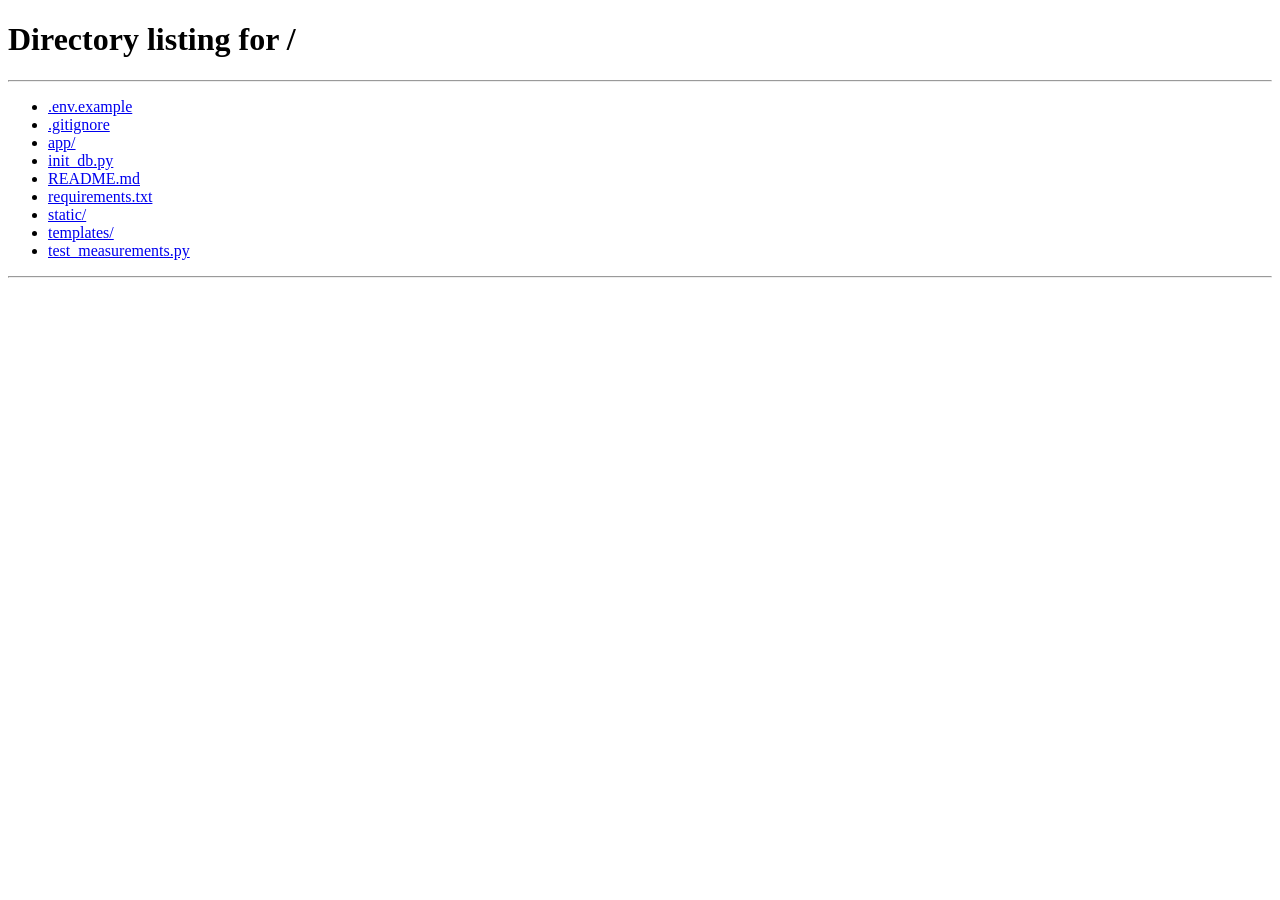
<file: templates/index.html>
<!DOCTYPE html>
<html lang="en">
<head>
    <meta charset="UTF-8">
    <meta name="viewport" content="width=device-width, initial-scale=1.0">
    <title>Body Measurement from Photos | AI-Powered Sizing</title>
    <meta name="description" content="Get accurate body measurements from photos using advanced computer vision and AI">
    <link rel="stylesheet" href="/static/css/styles.css">
    <link rel="preconnect" href="https://fonts.googleapis.com">
    <link rel="preconnect" href="https://fonts.gstatic.com" crossorigin>
    <link href="https://fonts.googleapis.com/css2?family=Inter:wght@400;500;600;700&display=swap" rel="stylesheet">
</head>
<body>
    <!-- Background gradient -->
    <div class="gradient-bg"></div>
    
    <!-- Navbar -->
    <nav class="navbar glass-card">
        <div class="nav-content">
            <div class="nav-logo">
                <svg width="32" height="32" viewBox="0 0 32 32" fill="none" xmlns="http://www.w3.org/2000/svg">
                    <rect width="32" height="32" rx="8" fill="url(#gradient)"/>
                    <path d="M16 8C14.9 8 14 8.9 14 10C14 11.1 14.9 12 16 12C17.1 12 18 11.1 18 10C18 8.9 17.1 8 16 8ZM12 24V13H10V26H14V18H18V26H22V13H20V24H12Z" fill="white"/>
                    <defs>
                        <linearGradient id="gradient" x1="0" y1="0" x2="32" y2="32">
                            <stop stop-color="#8B5CF6"/>
                            <stop offset="1" stop-color="#EC4899"/>
                        </linearGradient>
                    </defs>
                </svg>
                <h1>Body Metrics</h1>
            </div>
            
            <div class="nav-links">
                <a href="#" class="nav-link active">Home</a>
                <a href="#how-it-works" class="nav-link">How It Works</a>
                <a href="#historySection" class="nav-link">History</a>
            </div>

            <div class="nav-actions">
                <span class="user-welcome">Welcome, <span id="userInfo">User</span></span>
                <button class="logout-btn" onclick="logout()">
                    <svg width="18" height="18" viewBox="0 0 24 24" fill="none" stroke="currentColor">
                        <path stroke-linecap="round" stroke-linejoin="round" stroke-width="2" d="M17 16l4-4m0 0l-4-4m4 4H7m6 4v1a3 3 0 01-3 3H6a3 3 0 01-3-3V7a3 3 0 013-3h4a3 3 0 013 3v1"/>
                    </svg>
                    Logout
                </button>
            </div>
        </div>
    </nav>

    <!-- Main container -->
    <div class="container">
        <!-- Hero Section (formerly header) -->
        <header class="hero-section">
            <p class="tagline">AI-Powered Body Measurements</p>
        </header>

        <!-- Instructions -->
        <section class="instructions glass-card" id="how-it-works">
            <h2>📸 How It Works</h2>
            <div class="steps-grid">
                <a href="#step-1" class="step-link">
                    <div class="step">
                        <div class="step-number">1</div>
                        <h3>Upload Photos</h3>
                        <p>Front and side view (optional)</p>
                    </div>
                </a>
                <a href="#step-2" class="step-link">
                    <div class="step">
                        <div class="step-number">2</div>
                        <h3>Enter Height</h3>
                        <p>For accurate calibration</p>
                    </div>
                </a>
                <a href="#resultsSection" class="step-link">
                    <div class="step">
                        <div class="step-number">3</div>
                        <h3>Get Measurements</h3>
                        <p>Instant AI analysis</p>
                    </div>
                </a>
            </div>
        </section>

        <!-- Upload section -->
        <section class="upload-section" id="step-1">
            <div class="upload-grid">
                <!-- Front view upload -->
                <div class="upload-card glass-card">
                    <div class="upload-label">
                        <span class="required">*</span> Front View
                    </div>
                    <div class="upload-dropzone" id="frontDropzone">
                        <input type="file" id="frontInput" accept="image/jpeg,image/jpg,image/png" hidden>
                        <div class="upload-placeholder" id="frontPlaceholder">
                            <svg width="48" height="48" viewBox="0 0 24 24" fill="none" stroke="currentColor">
                                <path stroke-linecap="round" stroke-linejoin="round" stroke-width="2" d="M12 4v16m8-8H4"/>
                            </svg>
                            <p>Click or drag image</p>
                            <span>JPEG, PNG (max 10MB)</span>
                        </div>
                        <img id="frontPreview" class="preview-image" style="display: none;">
                        <button class="remove-btn" id="frontRemove" style="display: none;">×</button>
                    </div>
                </div>

                <!-- Side view upload -->
                <div class="upload-card glass-card">
                    <div class="upload-label">
                        Side View <span class="optional">(optional)</span>
                    </div>
                    <div class="upload-dropzone" id="sideDropzone">
                        <input type="file" id="sideInput" accept="image/jpeg,image/jpg,image/png" hidden>
                        <div class="upload-placeholder" id="sidePlaceholder">
                            <svg width="48" height="48" viewBox="0 0 24 24" fill="none" stroke="currentColor">
                                <path stroke-linecap="round" stroke-linejoin="round" stroke-width="2" d="M12 4v16m8-8H4"/>
                            </svg>
                            <p>Click or drag image</p>
                            <span>For more accuracy</span>
                        </div>
                        <img id="sidePreview" class="preview-image" style="display: none;">
                        <button class="remove-btn" id="sideRemove" style="display: none;">×</button>
                    </div>
                </div>
            </div>

            <!-- Calibration input -->
            <div class="calibration-card glass-card" id="step-2">
                <div class="calibration-row">
                    <div class="calibration-field">
                        <label for="genderSelect">
                            <span class="required">*</span> Gender
                        </label>
                        <select id="genderSelect">
                            <option value="male">Male</option>
                            <option value="female">Female</option>
                        </select>
                    </div>
                    <div class="calibration-field">
                        <label for="heightInput">
                            <span class="required">*</span> Height
                        </label>
                        <div class="input-group">
                            <input type="number" id="heightInput" placeholder="170" min="100" max="250" step="0.1">
                            <select id="unitsSelect">
                                <option value="metric">cm</option>
                                <option value="imperial">inches</option>
                            </select>
                        </div>
                    </div>
                </div>
            </div>

            <!-- Calculate button -->
            <button class="calculate-btn" id="calculateBtn" disabled>
                <span id="btnText">Calculate Measurements</span>
                <div class="loading-spinner" id="loadingSpinner" style="display: none;"></div>
            </button>
        </section>

        <!-- Results section -->
        <section class="results-section" id="resultsSection" style="display: none;">
            <div class="results-header">
                <h2>📊 Your Measurements</h2>
                <button class="export-btn" id="exportBtn">
                    <svg width="20" height="20" viewBox="0 0 24 24" fill="none" stroke="currentColor">
                        <path stroke-linecap="round" stroke-linejoin="round" stroke-width="2" d="M4 16v1a3 3 0 003 3h10a3 3 0 003-3v-1m-4-4l-4 4m0 0l-4-4m4 4V4"/>
                    </svg>
                    Export JSON
                </button>
            </div>

            <div class="measurements-grid">
                <!-- Measurement cards will be dynamically inserted here -->
            </div>

            <!-- Skeleton overlay canvas -->
            <div class="skeleton-section glass-card">
                <h3>Pose Detection</h3>
                <div class="canvas-container">
                    <canvas id="skeletonCanvas"></canvas>
                </div>
                <!-- Recommended Size -->
                <div id="recommendedSizeDisplay" class="recommended-size-display" style="display: none;">
                    <h4>Recommended Size</h4>
                    <div id="recommendedSizeContent"></div>
                </div>
            </div>
        </section>

        <!-- Size Recommendation Section -->
        <section class="size-recommendation-section" id="sizeRecommendationSection" style="display: none;">
            <div class="size-rec-header">
                <h2>👔 Size Recommendations</h2>
                <select id="garmentCategorySelect" class="garment-selector">
                    <option value="">Loading...</option>
                </select>
            </div>

            <div class="size-rec-grid" id="sizeRecGrid">
                <!-- Size recommendation cards will be dynamically inserted here -->
            </div>
        </section>

        <!-- History Section -->
        <section class="history-section glass-card" id="historySection" style="display: none;">
            <div class="history-header">
                <h2>📜 Measurement History</h2>
                <button class="refresh-btn" id="refreshHistoryBtn">
                    <svg width="18" height="18" viewBox="0 0 24 24" fill="none" stroke="currentColor">
                        <path stroke-linecap="round" stroke-linejoin="round" stroke-width="2" d="M4 4v5h.582m15.356 2A8.001 8.001 0 004.582 9m0 0H9m11 11v-5h-.581m0 0a8.003 8.003 0 01-15.357-2m15.357 2H15"/>
                    </svg>
                    Refresh
                </button>
            </div>
            <div class="history-list" id="historyList">
                <!-- History items will be dynamically inserted here -->
                <div class="history-empty">No measurements yet.</div>
            </div>
        </section>

        <!-- Error message -->
        <div class="error-message glass-card" id="errorMessage" style="display: none;">
            <svg width="24" height="24" viewBox="0 0 24 24" fill="none" stroke="currentColor">
                <circle cx="12" cy="12" r="10" stroke-width="2"/>
                <path stroke-linecap="round" stroke-linejoin="round" stroke-width="2" d="M12 8v4m0 4h.01"/>
            </svg>
            <span id="errorText"></span>
        </div>
    </div>

    <script src="/static/js/size_recommendations.js"></script>
    <script src="/static/js/script.js"></script>
</body>
</html>
</file>
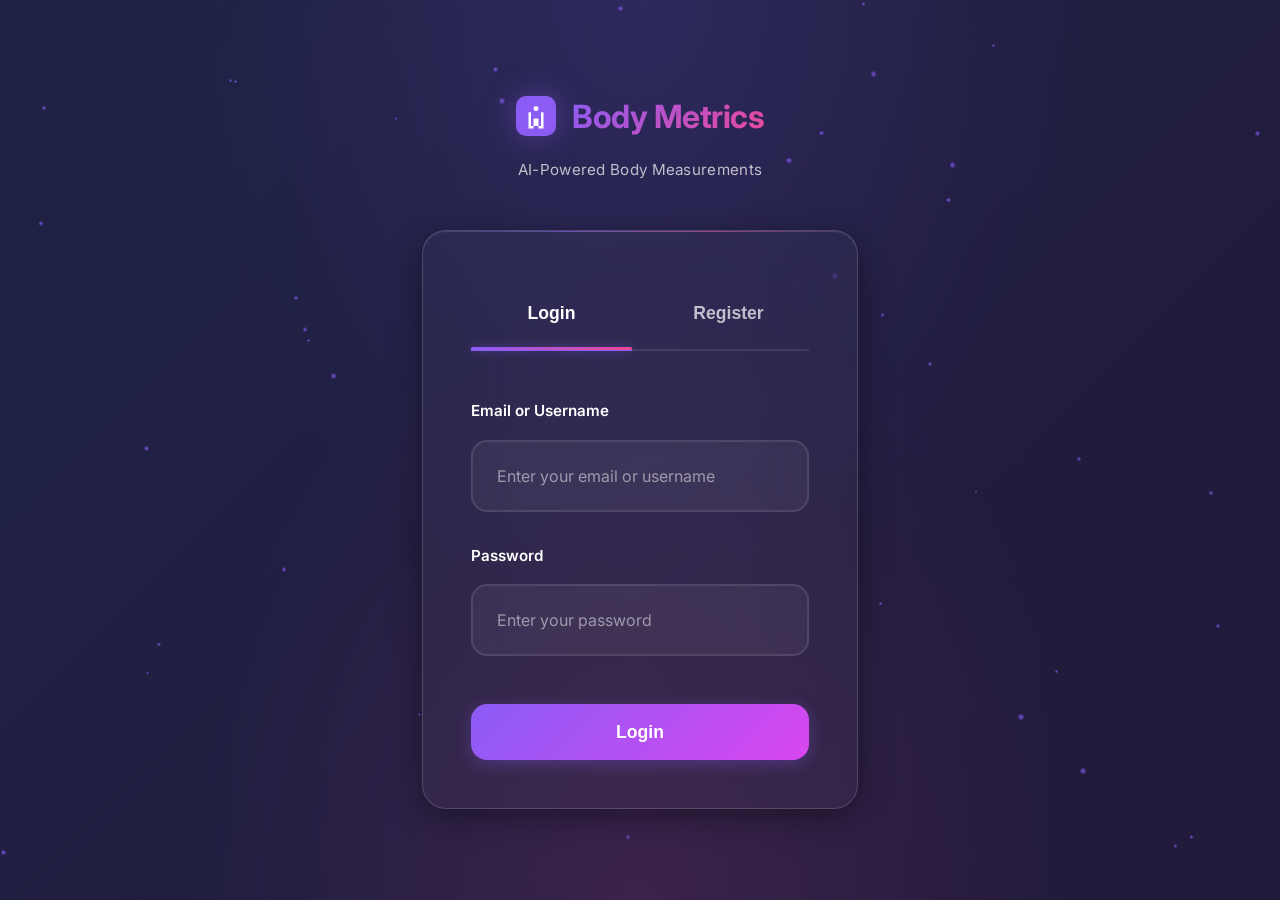
<file: templates/auth.html>
<!DOCTYPE html>
<html lang="en">
<head>
    <meta charset="UTF-8">
    <meta name="viewport" content="width=device-width, initial-scale=1.0">
    <title>Login | Body Metrics</title>
    <meta name="description" content="Login or register to access your body measurement data">
    <link rel="stylesheet" href="/static/css/auth.css">
    <link rel="preconnect" href="https://fonts.googleapis.com">
    <link rel="preconnect" href="https://fonts.gstatic.com" crossorigin>
    <link href="https://fonts.googleapis.com/css2?family=Inter:wght@400;500;600;700&display=swap" rel="stylesheet">
</head>
<body>
    <!-- Background gradient -->
    <div class="gradient-bg"></div>
    
    <!-- Animated particles -->
    <div class="auth-particles" id="particlesContainer"></div>
    
    <!-- Main container -->
    <div class="auth-container">
        <!-- Logo header -->
        <div class="auth-header">
            <div class="logo">
                <svg width="40" height="40" viewBox="0 0 32 32" fill="none" xmlns="http://www.w3.org/2000/svg">
                    <rect width="32" height="32" rx="8" fill="url(#gradient)"/>
                    <path d="M16 8C14.9 8 14 8.9 14 10C14 11.1 14.9 12 16 12C17.1 12 18 11.1 18 10C18 8.9 17.1 8 16 8ZM12 24V13H10V26H14V18H18V26H22V13H20V24H12Z" fill="white"/>
                    <defs>
                        <linearGradient id="gradient" x1="0" y1="0" x2="32" y2="32">
                            <stop stop-color="#8B5CF6"/>
                            <stop offset="1" stop-color="#EC4899"/>
                        </linearGradient>
                    </defs>
                </svg>
                <h1>Body Metrics</h1>
            </div>
            <p class="tagline">AI-Powered Body Measurements</p>
        </div>

        <!-- Auth card -->
        <div class="auth-card glass-card">
            <!-- Tab buttons -->
            <div class="auth-tabs">
                <button class="auth-tab active" data-tab="login">Login</button>
                <button class="auth-tab" data-tab="register">Register</button>
            </div>

            <!-- Login form -->
            <form id="loginForm" class="auth-form">
                <div class="form-group">
                    <label for="loginUsername">Email or Username</label>
                    <input 
                        type="text" 
                        id="loginUsername" 
                        name="username" 
                        placeholder="Enter your email or username"
                        required
                    >
                </div>

                <div class="form-group">
                    <label for="loginPassword">Password</label>
                    <input 
                        type="password" 
                        id="loginPassword" 
                        name="password" 
                        placeholder="Enter your password"
                        required
                    >
                </div>

                <button type="submit" class="auth-btn" id="loginBtn">
                    <span id="loginBtnText">Login</span>
                    <div class="loading-spinner" id="loginSpinner" style="display: none;"></div>
                </button>
            </form>

            <!-- Register form -->
            <form id="registerForm" class="auth-form" style="display: none;">
                <div class="form-group">
                    <label for="registerEmail">Email</label>
                    <input 
                        type="email" 
                        id="registerEmail" 
                        name="email" 
                        placeholder="Enter your email"
                        required
                    >
                </div>

                <div class="form-group">
                    <label for="registerUsername">Username</label>
                    <input 
                        type="text" 
                        id="registerUsername" 
                        name="username" 
                        placeholder="Choose a username"
                        required
                        minlength="3"
                        maxlength="50"
                    >
                </div>

                <div class="form-group">
                    <label for="registerPassword">Password</label>
                    <input 
                        type="password" 
                        id="registerPassword" 
                        name="password" 
                        placeholder="Create a password"
                        required
                        minlength="8"
                    >
                    <span class="input-hint">At least 8 characters</span>
                </div>

                <div class="form-group">
                    <label for="registerConfirmPassword">Confirm Password</label>
                    <input 
                        type="password" 
                        id="registerConfirmPassword" 
                        name="confirm_password" 
                        placeholder="Confirm your password"
                        required
                    >
                </div>

                <button type="submit" class="auth-btn" id="registerBtn">
                    <span id="registerBtnText">Create Account</span>
                    <div class="loading-spinner" id="registerSpinner" style="display: none;"></div>
                </button>
            </form>

            <!-- Error message -->
            <div class="error-message" id="errorMessage" style="display: none;">
                <svg width="20" height="20" viewBox="0 0 24 24" fill="none" stroke="currentColor">
                    <circle cx="12" cy="12" r="10" stroke-width="2"/>
                    <path stroke-linecap="round" stroke-linejoin="round" stroke-width="2" d="M12 8v4m0 4h.01"/>
                </svg>
                <span id="errorText"></span>
            </div>

            <!-- Success message -->
            <div class="success-message" id="successMessage" style="display: none;">
                <svg width="20" height="20" viewBox="0 0 24 24" fill="none" stroke="currentColor">
                    <circle cx="12" cy="12" r="10" stroke-width="2"/>
                    <path stroke-linecap="round" stroke-linejoin="round" stroke-width="2" d="M9 12l2 2 4-4"/>
                </svg>
                <span id="successText"></span>
            </div>
        </div>
    </div>

    <script src="/static/js/auth.js"></script>
</body>
</html>
</file>
<file: static/css/styles.css>
/* =========================
   Premium Design System
   ========================= */

:root {
    /* Colors */
    --primary: #8B5CF6;
    --primary-light: #A78BFA;
    --primary-dark: #7C3AED;
    --secondary: #EC4899;
    --secondary-light: #F472B6;
    --accent: #3B82F6;

    --success: #10B981;
    --error: #EF4444;
    --warning: #F59E0B;

    --bg-dark: #0F0F23;
    --bg-card: rgba(255, 255, 255, 0.05);
    --text-primary: #FFFFFF;
    --text-secondary: rgba(255, 255, 255, 0.7);
    --text-muted: rgba(255, 255, 255, 0.5);

    /* Spacing */
    --spacing-xs: 0.5rem;
    --spacing-sm: 1rem;
    --spacing-md: 1.5rem;
    --spacing-lg: 2rem;
    --spacing-xl: 3rem;

    /* Border radius */
    --radius-sm: 0.5rem;
    --radius-md: 1rem;
    --radius-lg: 1.5rem;
    --radius-xl: 2rem;

    /* Shadows */
    --shadow-sm: 0 2px 8px rgba(0, 0, 0, 0.1);
    --shadow-md: 0 4px 16px rgba(0, 0, 0, 0.2);
    --shadow-lg: 0 8px 32px rgba(0, 0, 0, 0.3);
    --shadow-glow: 0 0 40px rgba(139, 92, 246, 0.3);

    /* Transitions */
    --transition-fast: 0.2s ease;
    --transition-normal: 0.3s ease;
    --transition-slow: 0.5s ease;
}

/* =========================
   Global Styles
   ========================= */

* {
    margin: 0;
    padding: 0;
    box-sizing: border-box;
}

html {
    scroll-behavior: smooth;
}

body {
    font-family: 'Inter', -apple-system, BlinkMacSystemFont, 'Segoe UI', sans-serif;
    background: var(--bg-dark);
    color: var(--text-primary);
    line-height: 1.6;
    overflow-x: hidden;
    min-height: 100vh;
}

/* Animated gradient background */
.gradient-bg {
    position: fixed;
    top: 0;
    left: 0;
    width: 100%;
    height: 100%;
    z-index: -1;
    background: linear-gradient(135deg, #667eea 0%, #764ba2 25%, #f093fb 50%, #4facfe 100%);
    background-size: 400% 400%;
    animation: gradientShift 20s ease-in-out infinite;
    opacity: 0.18;
}

@keyframes gradientShift {

    0%,
    100% {
        background-position: 0% 50%;
    }

    25% {
        background-position: 100% 50%;
    }

    50% {
        background-position: 100% 100%;
    }

    75% {
        background-position: 0% 100%;
    }
}

/* Container */
.container {
    max-width: 1200px;
    margin: 0 auto;
    padding: var(--spacing-lg);
    padding-top: calc(80px + var(--spacing-lg)); /* Space for sticky navbar */
    position: relative;
    z-index: 1;
}

/* Glassmorphism card */
.glass-card {
    background: rgba(255, 255, 255, 0.04);
    backdrop-filter: blur(30px);
    -webkit-backdrop-filter: blur(30px);
    border: 1px solid rgba(255, 255, 255, 0.12);
    border-radius: var(--radius-lg);
    padding: var(--spacing-lg);
    box-shadow:
        0 8px 32px rgba(0, 0, 0, 0.3),
        inset 0 1px 1px rgba(255, 255, 255, 0.08);
    transition: all 0.4s cubic-bezier(0.16, 1, 0.3, 1);
    position: relative;
}

.glass-card::before {
    content: '';
    position: absolute;
    top: 0;
    left: 0;
    right: 0;
    height: 1px;
    background: linear-gradient(90deg, transparent, rgba(139, 92, 246, 0.3), rgba(236, 72, 153, 0.3), transparent);
}

.glass-card:hover {
    transform: translateY(-4px);
    box-shadow:
        0 12px 40px rgba(0, 0, 0, 0.4),
        0 0 40px rgba(139, 92, 246, 0.2),
        inset 0 1px 1px rgba(255, 255, 255, 0.1);
    border-color: rgba(255, 255, 255, 0.18);
}

/* =========================
   Navbar
   ========================= */

.navbar {
    position: fixed;
    top: 0;
    left: 0;
    right: 0;
    z-index: 1000;
    border-radius: 0;
    border-top: none;
    border-left: none;
    border-right: none;
    background: rgba(15, 15, 35, 0.7);
    backdrop-filter: blur(20px);
    -webkit-backdrop-filter: blur(20px);
    padding: 0;
}

.nav-content {
    max-width: 1200px;
    margin: 0 auto;
    padding: 0 var(--spacing-lg);
    height: 80px;
    display: flex;
    align-items: center;
    justify-content: space-between;
}

.nav-logo {
    display: flex;
    align-items: center;
    gap: var(--spacing-sm);
}

.nav-logo h1 {
    font-size: 1.5rem;
    font-weight: 700;
    background: linear-gradient(135deg, var(--primary), var(--secondary));
    -webkit-background-clip: text;
    -webkit-text-fill-color: transparent;
    background-clip: text;
}

.nav-links {
    display: flex;
    gap: var(--spacing-lg);
}

.nav-link {
    color: var(--text-secondary);
    text-decoration: none;
    font-weight: 500;
    font-size: 0.95rem;
    transition: all var(--transition-fast);
    position: relative;
    padding: 4px 0;
}

.nav-link:hover {
    color: var(--text-primary);
}

.nav-link.active {
    color: var(--primary-light);
}

.nav-link::after {
    content: '';
    position: absolute;
    bottom: 0;
    left: 0;
    width: 0;
    height: 2px;
    background: linear-gradient(90deg, var(--primary), var(--secondary));
    transition: width var(--transition-fast);
}

.nav-link:hover::after,
.nav-link.active::after {
    width: 100%;
}

.nav-actions {
    display: flex;
    align-items: center;
    gap: var(--spacing-md);
}

/* =========================
   Hero Section
   ========================= */

.hero-section {
    text-align: center;
    margin-bottom: var(--spacing-xl);
    animation: fadeInDown 0.8s ease;
}

.header {
    text-align: center;
    margin-bottom: var(--spacing-xl);
    animation: fadeInDown 0.8s ease;
    position: relative;
}

.header-content {
    display: inline-block;
}

.header-actions {
    display: flex;
    align-items: center;
    gap: var(--spacing-md);
    justify-content: center;
    margin-top: var(--spacing-md);
}

.user-welcome {
    color: var(--text-secondary);
    font-size: 0.95rem;
}

.user-welcome #userInfo {
    color: var(--primary-light);
    font-weight: 600;
}

.logout-btn {
    display: flex;
    align-items: center;
    gap: var(--spacing-xs);
    padding: var(--spacing-sm) var(--spacing-md);
    background: rgba(255, 255, 255, 0.05);
    border: 1px solid rgba(255, 255, 255, 0.1);
    border-radius: var(--radius-md);
    color: var(--text-primary);
    font-size: 0.9rem;
    font-weight: 500;
    cursor: pointer;
    transition: all var(--transition-fast);
}

.logout-btn:hover {
    background: rgba(239, 68, 68, 0.1);
    border-color: rgba(239, 68, 68, 0.3);
    color: #fca5a5;
}

.logout-btn svg {
    stroke: currentColor;
}

.logo {
    display: flex;
    align-items: center;
    gap: var(--spacing-sm);
    justify-content: center;
    margin-bottom: var(--spacing-xs);
}

.logo svg {
    filter: drop-shadow(0 0 15px rgba(139, 92, 246, 0.4));
}

.logo h1 {
    font-size: 2.25rem;
    font-weight: 700;
    background: linear-gradient(135deg, var(--primary), var(--secondary));
    -webkit-background-clip: text;
    -webkit-text-fill-color: transparent;
    background-clip: text;
    letter-spacing: -0.5px;
}

.tagline {
    color: var(--text-secondary);
    font-size: 1rem;
    letter-spacing: 0.3px;
}

/* =========================
   Instructions
   ========================= */

.instructions {
    margin-bottom: var(--spacing-lg);
    animation: fadeIn 1s ease 0.2s both;
}

.instructions h2 {
    font-size: 1.5rem;
    margin-bottom: var(--spacing-md);
    text-align: center;
}

.steps-grid {
    display: grid;
    grid-template-columns: repeat(auto-fit, minmax(200px, 1fr));
    gap: var(--spacing-md);
}

.step-link {
    text-decoration: none;
    color: inherit;
    display: block;
}

.step {
    text-align: center;
    padding: var(--spacing-md);
    border-radius: var(--radius-md);
    background: rgba(255, 255, 255, 0.02);
    transition: transform var(--transition-fast);
}

.step:hover {
    transform: translateY(-8px);
    background: rgba(255, 255, 255, 0.05);
    box-shadow: var(--shadow-lg), 0 0 20px rgba(139, 92, 246, 0.1);
}

.step-number {
    width: 48px;
    height: 48px;
    margin: 0 auto var(--spacing-sm);
    background: linear-gradient(135deg, var(--primary), var(--secondary));
    border-radius: 50%;
    display: flex;
    align-items: center;
    justify-content: center;
    font-size: 1.5rem;
    font-weight: 700;
    box-shadow: var(--shadow-md);
}

.step h3 {
    font-size: 1.1rem;
    margin-bottom: var(--spacing-xs);
}

.step p {
    color: var(--text-secondary);
    font-size: 0.9rem;
}

/* =========================
   Upload Section
   ========================= */

.upload-section {
    animation: fadeIn 1s ease 0.4s both;
}

.upload-grid {
    display: grid;
    grid-template-columns: repeat(auto-fit, minmax(280px, 1fr));
    gap: var(--spacing-md);
    margin-bottom: var(--spacing-md);
}

.upload-card {
    position: relative;
}

.upload-label {
    font-weight: 600;
    margin-bottom: var(--spacing-sm);
    display: block;
}

.required {
    color: var(--error);
}

.optional {
    color: var(--text-muted);
    font-weight: 400;
    font-size: 0.9rem;
}

.upload-dropzone {
    position: relative;
    min-height: 300px;
    border: 2px dashed rgba(255, 255, 255, 0.2);
    border-radius: var(--radius-md);
    cursor: pointer;
    transition: all var(--transition-normal);
    overflow: hidden;
    background: rgba(255, 255, 255, 0.02);
}

.upload-dropzone:hover {
    border-color: var(--primary);
    background: rgba(139, 92, 246, 0.05);
    transform: scale(1.02);
}

.upload-dropzone.drag-over {
    border-color: var(--primary);
    background: rgba(139, 92, 246, 0.1);
    box-shadow: 0 0 30px rgba(139, 92, 246, 0.3);
}

.upload-placeholder {
    display: flex;
    flex-direction: column;
    align-items: center;
    justify-content: center;
    height: 300px;
    color: var(--text-secondary);
}

.upload-placeholder svg {
    margin-bottom: var(--spacing-sm);
    opacity: 0.5;
}

.upload-placeholder p {
    font-weight: 600;
    margin-bottom: var(--spacing-xs);
}

.upload-placeholder span {
    font-size: 0.85rem;
    color: var(--text-muted);
}

.preview-image {
    width: 100%;
    height: 300px;
    object-fit: contain;
    border-radius: var(--radius-md);
    animation: fadeIn 0.3s ease;
}

.remove-btn {
    position: absolute;
    top: var(--spacing-sm);
    right: var(--spacing-sm);
    width: 36px;
    height: 36px;
    border-radius: 50%;
    background: rgba(239, 68, 68, 0.9);
    border: none;
    color: white;
    font-size: 1.5rem;
    cursor: pointer;
    display: flex;
    align-items: center;
    justify-content: center;
    transition: all var(--transition-fast);
    z-index: 10;
}

.remove-btn:hover {
    background: rgba(239, 68, 68, 1);
    transform: scale(1.1);
}

/* Calibration input */
.calibration-card {
    margin-bottom: var(--spacing-lg);
}

.calibration-row {
    display: grid;
    grid-template-columns: repeat(auto-fit, minmax(200px, 1fr));
    gap: var(--spacing-md);
}

.calibration-field {
    display: flex;
    flex-direction: column;
}

.calibration-card label {
    display: block;
    font-weight: 600;
    margin-bottom: var(--spacing-sm);
}

#genderSelect {
    padding: var(--spacing-sm) var(--spacing-md);
    background: rgba(255, 255, 255, 0.05);
    border: 2px solid rgba(255, 255, 255, 0.1);
    border-radius: var(--radius-md);
    color: var(--text-primary);
    font-size: 1rem;
    cursor: pointer;
    transition: all var(--transition-fast);
}

#genderSelect:focus {
    outline: none;
    border-color: var(--primary);
    background: rgba(255, 255, 255, 0.08);
}

#genderSelect option {
    background: var(--bg-dark);
    color: var(--text-primary);
}

.input-group {
    display: flex;
    gap: var(--spacing-sm);
}

.input-group input {
    flex: 1;
    padding: var(--spacing-sm) var(--spacing-md);
    background: rgba(255, 255, 255, 0.05);
    border: 2px solid rgba(255, 255, 255, 0.1);
    border-radius: var(--radius-md);
    color: var(--text-primary);
    font-size: 1rem;
    font-family: inherit;
    transition: all var(--transition-fast);
}

.input-group input:focus {
    outline: none;
    border-color: var(--primary);
    background: rgba(255, 255, 255, 0.08);
    box-shadow: 0 0 0 3px rgba(139, 92, 246, 0.1);
}

.input-group select {
    padding: var(--spacing-sm) var(--spacing-md);
    background: rgba(255, 255, 255, 0.05);
    border: 2px solid rgba(255, 255, 255, 0.1);
    border-radius: var(--radius-md);
    color: var(--text-primary);
    font-size: 1rem;
    cursor: pointer;
    transition: all var(--transition-fast);
}

.input-group select:focus {
    outline: none;
    border-color: var(--primary);
}

.input-group select option {
    background: var(--bg-dark);
    color: var(--text-primary);
}


/* Calculate button */
.calculate-btn {
    width: 100%;
    padding: var(--spacing-md) var(--spacing-lg);
    background: linear-gradient(135deg, var(--primary), var(--secondary));
    border: none;
    border-radius: var(--radius-md);
    color: white;
    font-size: 1.1rem;
    font-weight: 600;
    cursor: pointer;
    transition: all var(--transition-normal);
    position: relative;
    overflow: hidden;
    box-shadow: var(--shadow-md);
}

.calculate-btn:hover:not(:disabled) {
    transform: translateY(-2px);
    box-shadow: var(--shadow-glow);
}

.calculate-btn:active:not(:disabled) {
    transform: translateY(0);
}

.calculate-btn:disabled {
    opacity: 0.5;
    cursor: not-allowed;
}

.calculate-btn::before {
    content: '';
    position: absolute;
    top: 0;
    left: -100%;
    width: 100%;
    height: 100%;
    background: linear-gradient(90deg, transparent, rgba(255, 255, 255, 0.2), transparent);
    transition: left 0.5s;
}

.calculate-btn:hover:not(:disabled)::before {
    left: 100%;
}

.loading-spinner {
    width: 24px;
    height: 24px;
    border: 3px solid rgba(255, 255, 255, 0.3);
    border-top-color: white;
    border-radius: 50%;
    animation: spin 0.8s linear infinite;
    display: inline-block;
    vertical-align: middle;
}

@keyframes spin {
    to {
        transform: rotate(360deg);
    }
}

/* =========================
   Results Section
   ========================= */

.results-section {
    margin-top: var(--spacing-xl);
    animation: fadeIn 0.5s ease;
}

.results-header {
    display: flex;
    justify-content: space-between;
    align-items: center;
    margin-bottom: var(--spacing-lg);
}

.results-header h2 {
    font-size: 1.8rem;
}

.export-btn {
    display: flex;
    align-items: center;
    gap: var(--spacing-xs);
    padding: var(--spacing-sm) var(--spacing-md);
    background: rgba(255, 255, 255, 0.1);
    border: 1px solid rgba(255, 255, 255, 0.2);
    border-radius: var(--radius-md);
    color: var(--text-primary);
    font-size: 0.95rem;
    font-weight: 500;
    cursor: pointer;
    transition: all var(--transition-fast);
}

.export-btn:hover {
    background: rgba(255, 255, 255, 0.15);
    transform: translateY(-2px);
}

.measurements-grid {
    display: grid;
    grid-template-columns: repeat(auto-fit, minmax(250px, 1fr));
    gap: var(--spacing-md);
    margin-bottom: var(--spacing-lg);
}

.measurement-card {
    background: var(--bg-card);
    backdrop-filter: blur(20px);
    border: 1px solid rgba(255, 255, 255, 0.1);
    border-radius: var(--radius-lg);
    padding: var(--spacing-lg);
    animation: slideUp 0.5s ease both;
}

.measurement-card:nth-child(1) {
    animation-delay: 0.1s;
}

.measurement-card:nth-child(2) {
    animation-delay: 0.2s;
}

.measurement-card:nth-child(3) {
    animation-delay: 0.3s;
}

.measurement-card:nth-child(4) {
    animation-delay: 0.4s;
}

.measurement-card:nth-child(5) {
    animation-delay: 0.5s;
}

.measurement-card:nth-child(6) {
    animation-delay: 0.6s;
}

.measurement-label {
    font-size: 0.9rem;
    color: var(--text-secondary);
    margin-bottom: var(--spacing-xs);
    text-transform: uppercase;
    letter-spacing: 0.5px;
}

.measurement-value {
    font-size: 2.5rem;
    font-weight: 700;
    background: linear-gradient(135deg, var(--primary-light), var(--secondary-light));
    -webkit-background-clip: text;
    -webkit-text-fill-color: transparent;
    background-clip: text;
    margin-bottom: var(--spacing-sm);
}

.measurement-bar {
    height: 6px;
    background: rgba(255, 255, 255, 0.1);
    border-radius: 3px;
    overflow: hidden;
}

.measurement-progress {
    height: 100%;
    background: linear-gradient(90deg, var(--primary), var(--secondary));
    border-radius: 3px;
    animation: progressGrow 1.5s ease both;
}

@keyframes progressGrow {
    from {
        width: 0;
    }
}

/* Skeleton section */
.skeleton-section {
    margin-top: var(--spacing-lg);
}

.skeleton-section h3 {
    margin-bottom: var(--spacing-md);
    font-size: 1.3rem;
}

.canvas-container {
    background: rgba(0, 0, 0, 0.3);
    border-radius: var(--radius-md);
    padding: var(--spacing-md);
    display: flex;
    justify-content: center;
}

#skeletonCanvas {
    max-width: 100%;
    height: auto;
    border-radius: var(--radius-sm);
}

/* Recommended size display under pose detection */
.recommended-size-display {
    margin-top: var(--spacing-lg);
    padding-top: var(--spacing-lg);
    border-top: 1px solid rgba(255, 255, 255, 0.1);
}

.recommended-size-display h4 {
    font-size: 1rem;
    color: var(--text-secondary);
    margin-bottom: var(--spacing-md);
    text-transform: uppercase;
    letter-spacing: 0.5px;
}

#recommendedSizeContent {
    display: flex;
    align-items: center;
    gap: var(--spacing-md);
}

.size-badge-small {
    display: inline-flex;
    align-items: center;
    justify-content: center;
    min-width: 56px;
    height: 56px;
    background: linear-gradient(135deg, var(--primary), var(--secondary));
    border-radius: 50%;
    font-size: 1.5rem;
    font-weight: 700;
    box-shadow: var(--shadow-md);
}

.size-info {
    flex: 1;
}

.size-category {
    font-size: 1rem;
    font-weight: 600;
    color: var(--text-primary);
    margin-bottom: var(--spacing-xs);
}

.size-fit-category {
    font-size: 0.9rem;
    color: var(--text-secondary);
}


/* =========================
   Error Message
   ========================= */

.error-message {
    margin-top: var(--spacing-lg);
    background: rgba(239, 68, 68, 0.1);
    border-color: rgba(239, 68, 68, 0.3);
    display: flex;
    align-items: center;
    gap: var(--spacing-sm);
    animation: shake 0.5s ease;
}

.error-message svg {
    flex-shrink: 0;
    stroke: var(--error);
}

@keyframes shake {

    0%,
    100% {
        transform: translateX(0);
    }

    25% {
        transform: translateX(-10px);
    }

    75% {
        transform: translateX(10px);
    }
}

/* =========================
   History Section
   ========================= */

.history-section {
    margin-top: var(--spacing-xl);
}

.history-header {
    display: flex;
    justify-content: space-between;
    align-items: center;
    margin-bottom: var(--spacing-lg);
}

.refresh-btn {
    display: flex;
    align-items: center;
    gap: var(--spacing-xs);
    padding: var(--spacing-sm) var(--spacing-md);
    background: rgba(255, 255, 255, 0.05);
    border: 1px solid rgba(255, 255, 255, 0.1);
    border-radius: var(--radius-md);
    color: var(--text-primary);
    font-size: 0.9rem;
    cursor: pointer;
    transition: all var(--transition-fast);
}

.refresh-btn:hover {
    background: rgba(255, 255, 255, 0.1);
    border-color: var(--primary);
}

.history-list {
    display: flex;
    flex-direction: column;
    gap: var(--spacing-md);
}

.history-item {
    background: rgba(255, 255, 255, 0.03);
    border: 1px solid rgba(255, 255, 255, 0.08);
    border-radius: var(--radius-md);
    padding: var(--spacing-md);
    display: flex;
    justify-content: space-between;
    align-items: center;
    transition: all var(--transition-fast);
}

.history-item:hover {
    background: rgba(255, 255, 255, 0.06);
    border-color: rgba(255, 255, 255, 0.15);
    transform: translateX(4px);
}

.history-info {
    display: flex;
    flex-direction: column;
    gap: 4px;
}

.history-date {
    font-size: 0.85rem;
    color: var(--text-muted);
}

.history-summary {
    font-weight: 600;
    color: var(--text-primary);
}

.history-measurements {
    display: flex;
    gap: var(--spacing-md);
    font-size: 0.9rem;
    color: var(--text-secondary);
}

.history-empty {
    text-align: center;
    padding: var(--spacing-xl);
    color: var(--text-muted);
    font-style: italic;
}

/* =========================
   Animations
   ========================= */

@keyframes fadeIn {
    from {
        opacity: 0;
    }

    to {
        opacity: 1;
    }
}

@keyframes fadeInDown {
    from {
        opacity: 0;
        transform: translateY(-20px);
    }

    to {
        opacity: 1;
        transform: translateY(0);
    }
}

@keyframes slideUp {
    from {
        opacity: 0;
        transform: translateY(30px);
    }

    to {
        opacity: 1;
        transform: translateY(0);
    }
}

/* =========================
   Size Recommendation Section
   ========================= */

.size-recommendation-section {
    margin-top: var(--spacing-xl);
    animation: fadeIn 0.5s ease;
}

.size-rec-header {
    display: flex;
    justify-content: space-between;
    align-items: center;
    margin-bottom: var(--spacing-lg);
    flex-wrap: wrap;
    gap: var(--spacing-md);
}

.size-rec-header h2 {
    font-size: 1.8rem;
}

.garment-selector {
    padding: var(--spacing-sm) var(--spacing-md);
    background: rgba(255, 255, 255, 0.05);
    border: 2px solid rgba(255, 255, 255, 0.1);
    border-radius: var(--radius-md);
    color: var(--text-primary);
    font-size: 1rem;
    font-weight: 500;
    cursor: pointer;
    transition: all var(--transition-fast);
    min-width: 200px;
}

.garment-selector:focus {
    outline: none;
    border-color: var(--primary);
    background: rgba(255, 255, 255, 0.08);
}

.garment-selector option {
    background: var(--bg-dark);
    color: var(--text-primary);
    padding: var(--spacing-sm);
}


.size-rec-grid {
    display: grid;
    grid-template-columns: repeat(auto-fit, minmax(280px, 1fr));
    gap: var(--spacing-md);
}

.size-card {
    background: var(--bg-card);
    backdrop-filter: blur(20px);
    border: 2px solid rgba(255, 255, 255, 0.1);
    border-radius: var(--radius-lg);
    padding: var(--spacing-lg);
    position: relative;
    overflow: hidden;
    animation: slideUp 0.5s ease both;
    transition: transform var(--transition-normal), box-shadow var(--transition-normal);
}

.size-card:nth-child(1) {
    animation-delay: 0.1s;
}

.size-card:nth-child(2) {
    animation-delay: 0.2s;
}

.size-card:nth-child(3) {
    animation-delay: 0.3s;
}

.size-card:hover {
    transform: translateY(-4px);
    box-shadow: var(--shadow-glow);
    border-color: var(--primary);
}

.size-card.best-fit {
    border-color: var(--primary);
    background: linear-gradient(135deg, rgba(139, 92, 246, 0.1), rgba(236, 72, 153, 0.1));
}

.size-card.best-fit::before {
    content: '⭐ BEST FIT';
    position: absolute;
    top: var(--spacing-sm);
    right: var(--spacing-sm);
    font-size: 0.75rem;
    font-weight: 700;
    color: var(--primary-light);
    background: rgba(139, 92, 246, 0.2);
    padding: 4px 8px;
    border-radius: 4px;
}

.size-badge {
    display: inline-flex;
    align-items: center;
    justify-content: center;
    min-width: 64px;
    height: 64px;
    background: linear-gradient(135deg, var(--primary), var(--secondary));
    border-radius: 50%;
    font-size: 1.75rem;
    font-weight: 700;
    margin-bottom: var(--spacing-md);
    box-shadow: var(--shadow-md);
}

.fit-score-container {
    margin-bottom: var(--spacing-md);
}

.fit-category {
    font-size: 1.1rem;
    font-weight: 600;
    margin-bottom: var(--spacing-xs);
}

.fit-score {
    font-size: 0.9rem;
    color: var(--text-secondary);
}

.fit-score-bar {
    height: 8px;
    background: rgba(255, 255, 255, 0.1);
    border-radius: 4px;
    overflow: hidden;
    margin-top: var(--spacing-xs);
}

.fit-score-fill {
    height: 100%;
    background: linear-gradient(90deg, var(--primary), var(--secondary));
    border-radius: 4px;
    transition: width 1s ease;
}

.fit-details {
    margin-top: var(--spacing-md);
    padding-top: var(--spacing-md);
    border-top: 1px solid rgba(255, 255, 255, 0.1);
}

.fit-details h4 {
    font-size: 0.9rem;
    color: var(--text-secondary);
    margin-bottom: var(--spacing-sm);
    text-transform: uppercase;
    letter-spacing: 0.5px;
}

.fit-detail-item {
    display: flex;
    justify-content: space-between;
    align-items: center;
    padding: var(--spacing-xs) 0;
    font-size: 0.9rem;
}

.fit-detail-label {
    color: var(--text-secondary);
    text-transform: capitalize;
}

.fit-detail-value {
    color: var(--text-primary);
    font-weight: 500;
}

.fit-analysis-icon {
    font-size: 0.75rem;
    margin-left: var(--spacing-xs);
}

/* =========================
   Responsive
   ========================= */

@media (max-width: 768px) {
    .container {
        padding: var(--spacing-sm);
    }

    .logo h1 {
        font-size: 1.5rem;
    }

    .upload-grid {
        grid-template-columns: 1fr;
    }

    .steps-grid {
        grid-template-columns: 1fr;
    }

    .results-header {
        flex-direction: column;
        gap: var(--spacing-sm);
        align-items: flex-start;
    }

    .measurements-grid {
        grid-template-columns: 1fr;
    }
}
</file>
<file: static/css/auth.css>
/* Import base design system from styles.css */
@import url('./styles.css');

/* =========================
   Auth Page Specific Styles
   ========================= */

/* Animated particles background */
.auth-particles {
    position: fixed;
    top: 0;
    left: 0;
    width: 100%;
    height: 100%;
    z-index: 0;
    pointer-events: none;
    overflow: hidden;
}

.particle {
    position: absolute;
    width: 4px;
    height: 4px;
    background: radial-gradient(circle, rgba(139, 92, 246, 0.8), transparent);
    border-radius: 50%;
    animation: float linear infinite;
}

@keyframes float {
    0% {
        transform: translateY(100vh) scale(0);
        opacity: 0;
    }

    10% {
        opacity: 1;
    }

    90% {
        opacity: 1;
    }

    100% {
        transform: translateY(-100px) scale(1);
        opacity: 0;
    }
}

/* Enhanced gradient background */
body {
    background: radial-gradient(ellipse at top, rgba(139, 92, 246, 0.15), transparent 50%),
        radial-gradient(ellipse at bottom, rgba(236, 72, 153, 0.15), transparent 50%),
        #0F0F23;
}

.auth-container {
    max-width: 500px;
    margin: 0 auto;
    padding: var(--spacing-xl) var(--spacing-lg);
    min-height: 100vh;
    display: flex;
    flex-direction: column;
    justify-content: center;
    position: relative;
    z-index: 1;
}

.auth-header {
    text-align: center;
    margin-bottom: var(--spacing-xl);
    animation: fadeInDown 0.8s ease;
}

.auth-header .logo {
    display: flex;
    align-items: center;
    gap: var(--spacing-sm);
    justify-content: center;
    margin-bottom: var(--spacing-sm);
}

.auth-header .logo h1 {
    font-size: 2rem;
    font-weight: 700;
    background: linear-gradient(135deg, var(--primary), var(--secondary));
    -webkit-background-clip: text;
    -webkit-text-fill-color: transparent;
    background-clip: text;
}

.auth-header .tagline {
    color: var(--text-secondary);
    font-size: 0.95rem;
}

/* Auth Card */
.auth-card {
    animation: fadeIn 1s cubic-bezier(0.16, 1, 0.3, 1) 0.2s both;
    padding: var(--spacing-xl);
    background: rgba(255, 255, 255, 0.03);
    backdrop-filter: blur(40px);
    -webkit-backdrop-filter: blur(40px);
    border: 1px solid rgba(255, 255, 255, 0.15);
    box-shadow:
        0 8px 32px rgba(0, 0, 0, 0.4),
        inset 0 1px 1px rgba(255, 255, 255, 0.1);
    position: relative;
    overflow: hidden;
}

.auth-card::before {
    content: '';
    position: absolute;
    top: 0;
    left: -100%;
    width: 100%;
    height: 100%;
    background: linear-gradient(90deg, transparent, rgba(139, 92, 246, 0.1), transparent);
    transition: left 0.7s;
}

.auth-card:hover::before {
    left: 100%;
}

.auth-card::after {
    content: '';
    position: absolute;
    top: 0;
    left: 0;
    right: 0;
    height: 1px;
    background: linear-gradient(90deg, transparent, rgba(139, 92, 246, 0.5), rgba(236, 72, 153, 0.5), transparent);
}

/* Auth Tabs */
.auth-tabs {
    display: flex;
    gap: var(--spacing-sm);
    margin-bottom: var(--spacing-xl);
    border-bottom: 2px solid rgba(255, 255, 255, 0.1);
}

.auth-tab {
    flex: 1;
    padding: var(--spacing-md) var(--spacing-lg);
    background: transparent;
    border: none;
    border-bottom: 3px solid transparent;
    color: var(--text-secondary);
    font-size: 1.1rem;
    font-weight: 600;
    cursor: pointer;
    transition: all var(--transition-normal);
    position: relative;
    margin-bottom: -2px;
}

.auth-tab:hover {
    color: var(--text-primary);
}

.auth-tab.active {
    color: var(--text-primary);
    border-bottom-color: var(--primary);
}

.auth-tab.active::after {
    content: '';
    position: absolute;
    bottom: -2px;
    left: 0;
    right: 0;
    height: 3px;
    background: linear-gradient(90deg, var(--primary), var(--secondary));
    border-radius: 2px;
    box-shadow: 0 0 10px rgba(139, 92, 246, 0.5);
}

/* Auth Form */
.auth-form {
    animation: fadeIn 0.3s ease;
}

.form-group {
    margin-bottom: var(--spacing-lg);
}

.form-group label {
    display: block;
    font-weight: 600;
    margin-bottom: var(--spacing-sm);
    color: var(--text-primary);
    font-size: 0.95rem;
}

.form-group input {
    width: 100%;
    padding: var(--spacing-md);
    background: rgba(255, 255, 255, 0.05);
    border: 2px solid rgba(255, 255, 255, 0.1);
    border-radius: var(--radius-md);
    color: var(--text-primary);
    font-size: 1rem;
    font-family: inherit;
    transition: all var(--transition-fast);
}

.form-group input:focus {
    outline: none;
    border-color: var(--primary);
    background: rgba(255, 255, 255, 0.08);
    box-shadow: 0 0 0 3px rgba(139, 92, 246, 0.1);
}

.form-group input::placeholder {
    color: var(--text-muted);
}

.input-hint {
    display: block;
    margin-top: var(--spacing-xs);
    font-size: 0.85rem;
    color: var(--text-muted);
}

/* Auth Button */
.auth-btn {
    width: 100%;
    padding: 1.1rem var(--spacing-lg);
    background: linear-gradient(135deg, #8B5CF6, #D946EF, #EC4899);
    background-size: 200% 200%;
    border: none;
    border-radius: var(--radius-md);
    color: white;
    font-size: 1.1rem;
    font-weight: 600;
    cursor: pointer;
    transition: all 0.4s cubic-bezier(0.16, 1, 0.3, 1);
    position: relative;
    overflow: hidden;
    box-shadow: 
        0 4px 16px rgba(139, 92, 246, 0.3),
        0 0 0 0 rgba(139, 92, 246, 0.5);
    display: flex;
    align-items: center;
    justify-content: center;
    gap: var(--spacing-sm);
    margin-top: var(--spacing-xl);
    animation: gradientShimmer 3s ease infinite;
}

@keyframes gradientShimmer {
    0%, 100% { background-position: 0% 50%; }
    50% { background-position: 100% 50%; }
}

.auth-btn:hover:not(:disabled) {
    transform: translateY(-3px) scale(1.02);
    box-shadow: 
        0 8px 24px rgba(139, 92, 246, 0.5),
        0 0 40px rgba(139, 92, 246, 0.4);
}

.auth-btn:active:not(:disabled) {
    transform: translateY(-1px) scale(0.98);
}

.auth-btn:disabled {
    opacity: 0.6;
    cursor: not-allowed;
    transform: none;
}

.auth-btn::before {
    content: '';
    position: absolute;
    top: 0;
    left: -100%;
    width: 100%;
    height: 100%;
    background: linear-gradient(90deg, transparent, rgba(255, 255, 255, 0.3), transparent);
    transition: left 0.6s;
}

.auth-btn:hover:not(:disabled)::before {
    left: 100%;
}

/* Ripple effect */
.auth-btn::after {
    content: '';
    position: absolute;
    top: 50%;
    left: 50%;
    width: 0;
    height: 0;
    border-radius: 50%;
    background: rgba(255, 255, 255, 0.5);
    transform: translate(-50%, -50%);
    transition: width 0.6s, height 0.6s, opacity 0.6s;
    opacity: 0;
}

.auth-btn:active:not(:disabled)::after {
    width: 300px;
    height: 300px;
    opacity: 0;
}

/* Messages */
.error-message,
.success-message {
    margin-top: var(--spacing-lg);
    padding: var(--spacing-md);
    border-radius: var(--radius-md);
    display: flex;
    align-items: center;
    gap: var(--spacing-sm);
    font-size: 0.95rem;
    animation: slideUp 0.3s ease;
}

.error-message {
    background: rgba(239, 68, 68, 0.1);
    border: 1px solid rgba(239, 68, 68, 0.3);
    color: #fca5a5;
}

.error-message svg {
    flex-shrink: 0;
    stroke: #ef4444;
}

.success-message {
    background: rgba(16, 185, 129, 0.1);
    border: 1px solid rgba(16, 185, 129, 0.3);
    color: #6ee7b7;
}

.success-message svg {
    flex-shrink: 0;
    stroke: #10b981;
}

/* Loading Spinner */
.loading-spinner {
    width: 20px;
    height: 20px;
    border: 3px solid rgba(255, 255, 255, 0.3);
    border-top-color: white;
    border-radius: 50%;
    animation: spin 0.8s linear infinite;
}

@keyframes spin {
    to {
        transform: rotate(360deg);
    }
}

/* Responsive */
@media (max-width: 640px) {
    .auth-container {
        padding: var(--spacing-lg) var(--spacing-md);
    }

    .auth-card {
        padding: var(--spacing-lg);
    }

    .auth-header .logo h1 {
        font-size: 1.75rem;
    }

    .auth-tab {
        font-size: 1rem;
        padding: var(--spacing-sm) var(--spacing-md);
    }
}
</file>
